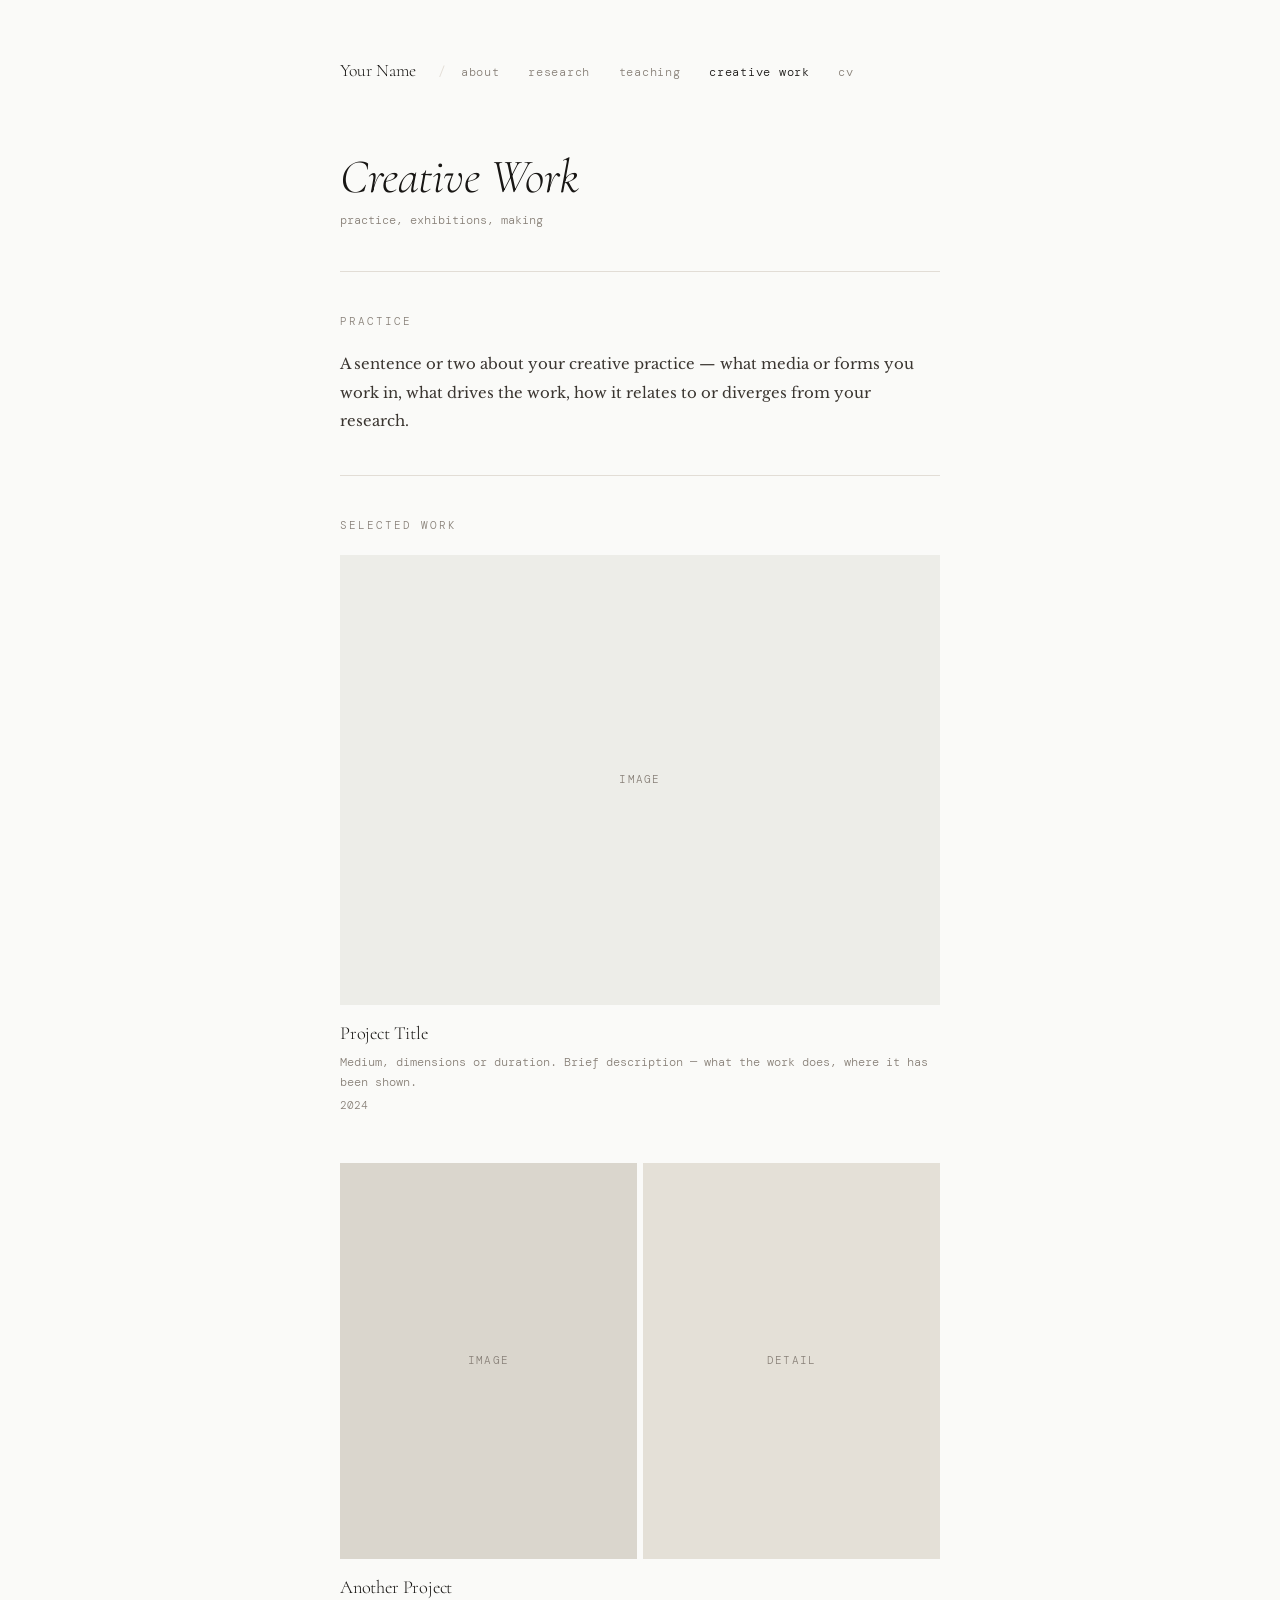
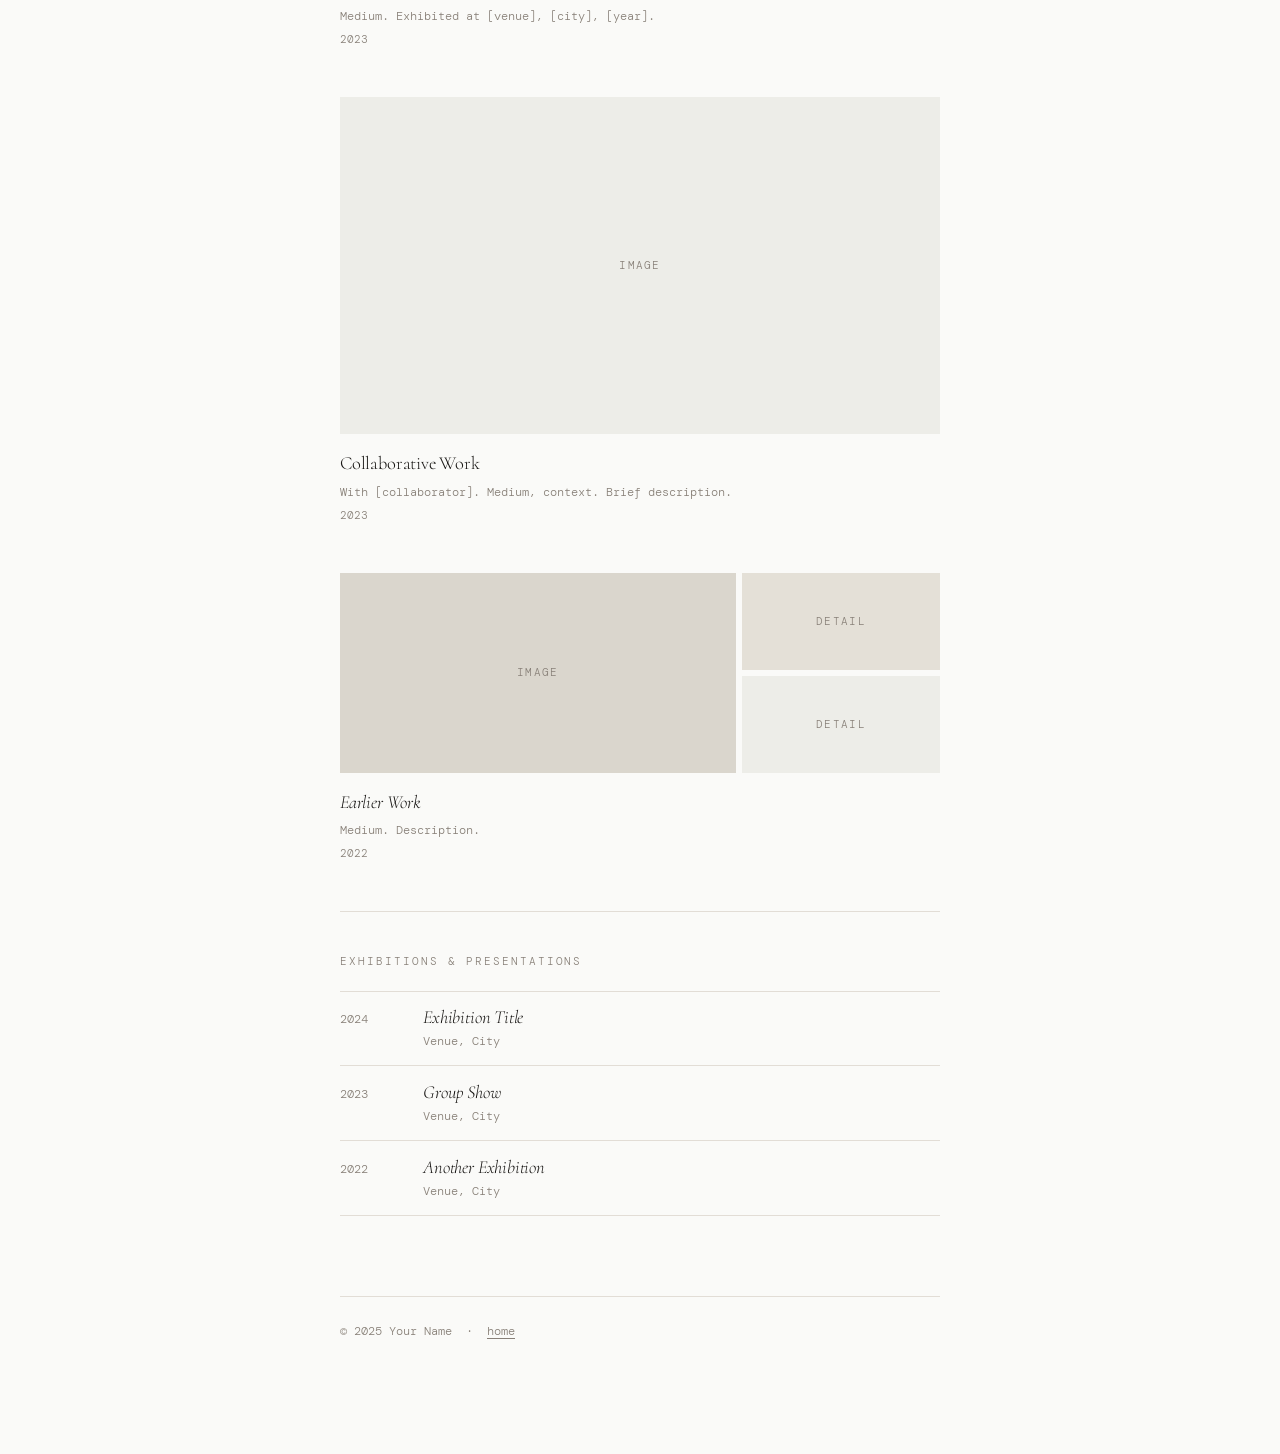
<file: creative.html>
<!DOCTYPE html>
<html lang="en">
<head>
  <meta charset="UTF-8"/>
  <meta name="viewport" content="width=device-width, initial-scale=1.0"/>
  <title>Creative Work — Your Name</title>
  <link rel="preconnect" href="https://fonts.googleapis.com">
  <link rel="preconnect" href="https://fonts.gstatic.com" crossorigin>
  <link href="https://fonts.googleapis.com/css2?family=Cormorant:ital,wght@0,300;0,400;1,300;1,400&family=Libre+Baskerville:ital@0;1&family=DM+Mono:ital,wght@0,300;0,400;1,300&display=swap" rel="stylesheet">
  <link rel="stylesheet" href="style.css">
  <style>
    .work-piece { margin-bottom: 3rem; }

    .work-imgs { display: grid; gap: 0.4rem; margin-bottom: 0.8rem; }
    .work-imgs.single { grid-template-columns: 1fr; }
    .work-imgs.pair   { grid-template-columns: 1fr 1fr; }
    .work-imgs.trio   { grid-template-columns: 2fr 1fr; grid-template-rows: 1fr 1fr; }
    .work-imgs.trio .img-block:first-child { grid-row: 1 / 3; }
    .work-imgs .img-block { margin: 0; }

    .work-name {
      font-family: 'Cormorant', serif;
      font-weight: 300;
      font-size: 1.15rem;
      letter-spacing: -0.01em;
      margin-bottom: 0.2rem;
    }
    .work-name em { font-style: italic; }

    .work-desc {
      font-size: 12px;
      color: var(--mid);
      line-height: 1.65;
    }

    .work-year {
      font-size: 11px;
      color: var(--mid);
      margin-top: 0.2rem;
    }
  </style>
</head>
<body>

  <nav class="site-nav">
    <a href="index.html" class="home">Your Name</a>
    <span class="sep">&nbsp;/</span>
    <ul class="links">
      <li><a href="about.html">about</a></li>
      <li><a href="research.html">research</a></li>
      <li><a href="teaching.html">teaching</a></li>
      <li><a href="creative.html" class="active">creative work</a></li>
      <li><a href="cv.html">cv</a></li>
    </ul>
  </nav>

  <h1 class="page-title"><em>Creative Work</em></h1>
  <p class="page-sub">practice, exhibitions, making</p>

  <hr>

  <!-- STATEMENT -->
  <section style="margin-bottom: 2rem;">
    <p class="s-label">practice</p>
    <div class="prose">
      <p>
        A sentence or two about your creative practice — what media or forms you work in, what drives the work, how it relates to or diverges from your research.
      </p>
    </div>
  </section>

  <hr>

  <!-- WORK -->
  <section style="margin-bottom: 2rem;">
    <p class="s-label">selected work</p>

    <!-- Single image -->
    <div class="work-piece">
      <div class="work-imgs single">
        <div class="img-block" style="aspect-ratio: 4/3;">
          <!-- <img src="images/project-1.jpg" alt="Project Title"> -->
          <span>image</span>
        </div>
      </div>
      <p class="work-name">Project Title</p>
      <p class="work-desc">Medium, dimensions or duration. Brief description — what the work does, where it has been shown.</p>
      <p class="work-year">2024</p>
    </div>

    <!-- Two images side by side -->
    <div class="work-piece">
      <div class="work-imgs pair">
        <div class="img-block" style="aspect-ratio: 3/4; background: #DAD6CD;">
          <!-- <img src="images/project-2a.jpg" alt="..."> -->
          <span>image</span>
        </div>
        <div class="img-block" style="aspect-ratio: 3/4; background: #E4E0D7;">
          <!-- <img src="images/project-2b.jpg" alt="detail"> -->
          <span>detail</span>
        </div>
      </div>
      <p class="work-name">Another Project</p>
      <p class="work-desc">Medium. Exhibited at [venue], [city], [year].</p>
      <p class="work-year">2023</p>
    </div>

    <!-- Single wide -->
    <div class="work-piece">
      <div class="work-imgs single">
        <div class="img-block" style="aspect-ratio: 16/9; background: #EDEDE8;">
          <!-- <img src="images/project-3.jpg" alt="..."> -->
          <span>image</span>
        </div>
      </div>
      <p class="work-name">Collaborative Work</p>
      <p class="work-desc">With [collaborator]. Medium, context. Brief description.</p>
      <p class="work-year">2023</p>
    </div>

    <!-- Trio layout -->
    <div class="work-piece">
      <div class="work-imgs trio">
        <div class="img-block" style="min-height: 200px; background: #DAD6CD;">
          <!-- <img src="images/project-4a.jpg" alt="..."> -->
          <span>image</span>
        </div>
        <div class="img-block" style="background: #E4E0D7;">
          <!-- <img src="images/project-4b.jpg" alt="..."> -->
          <span>detail</span>
        </div>
        <div class="img-block" style="background: #EDEDE8;">
          <!-- <img src="images/project-4c.jpg" alt="..."> -->
          <span>detail</span>
        </div>
      </div>
      <p class="work-name"><em>Earlier Work</em></p>
      <p class="work-desc">Medium. Description.</p>
      <p class="work-year">2022</p>
    </div>

  </section>

  <hr>

  <!-- EXHIBITIONS -->
  <section>
    <p class="s-label">exhibitions &amp; presentations</p>
    <ul class="entry-list">
      <li class="entry">
        <span class="e-year">2024</span>
        <div>
          <div class="e-title"><em>Exhibition Title</em></div>
          <div class="e-sub">Venue, City</div>
        </div>
      </li>
      <li class="entry">
        <span class="e-year">2023</span>
        <div>
          <div class="e-title"><em>Group Show</em></div>
          <div class="e-sub">Venue, City</div>
        </div>
      </li>
      <li class="entry">
        <span class="e-year">2022</span>
        <div>
          <div class="e-title"><em>Another Exhibition</em></div>
          <div class="e-sub">Venue, City</div>
        </div>
      </li>
    </ul>
  </section>

  <footer class="site-footer">
    <p>© 2025 Your Name &nbsp;·&nbsp; <a href="index.html">home</a></p>
  </footer>

</body>
</html>
</file>
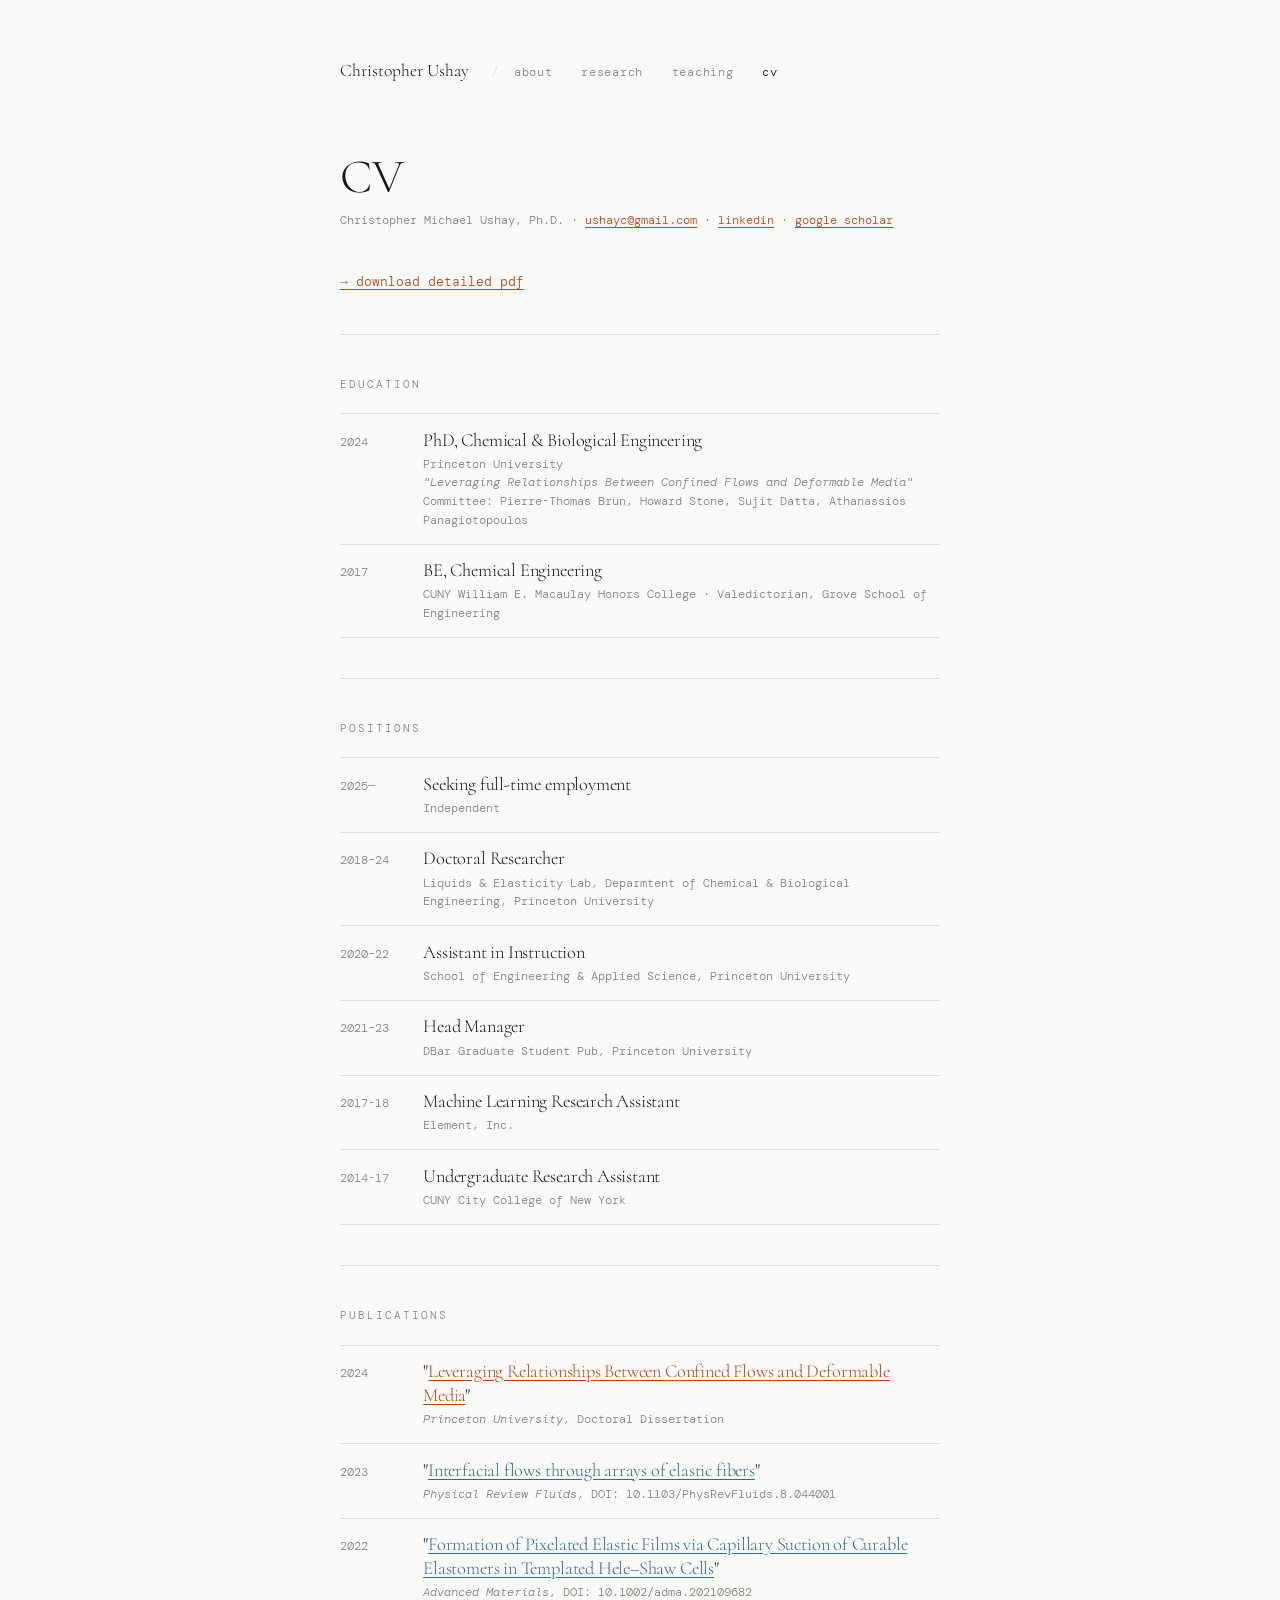
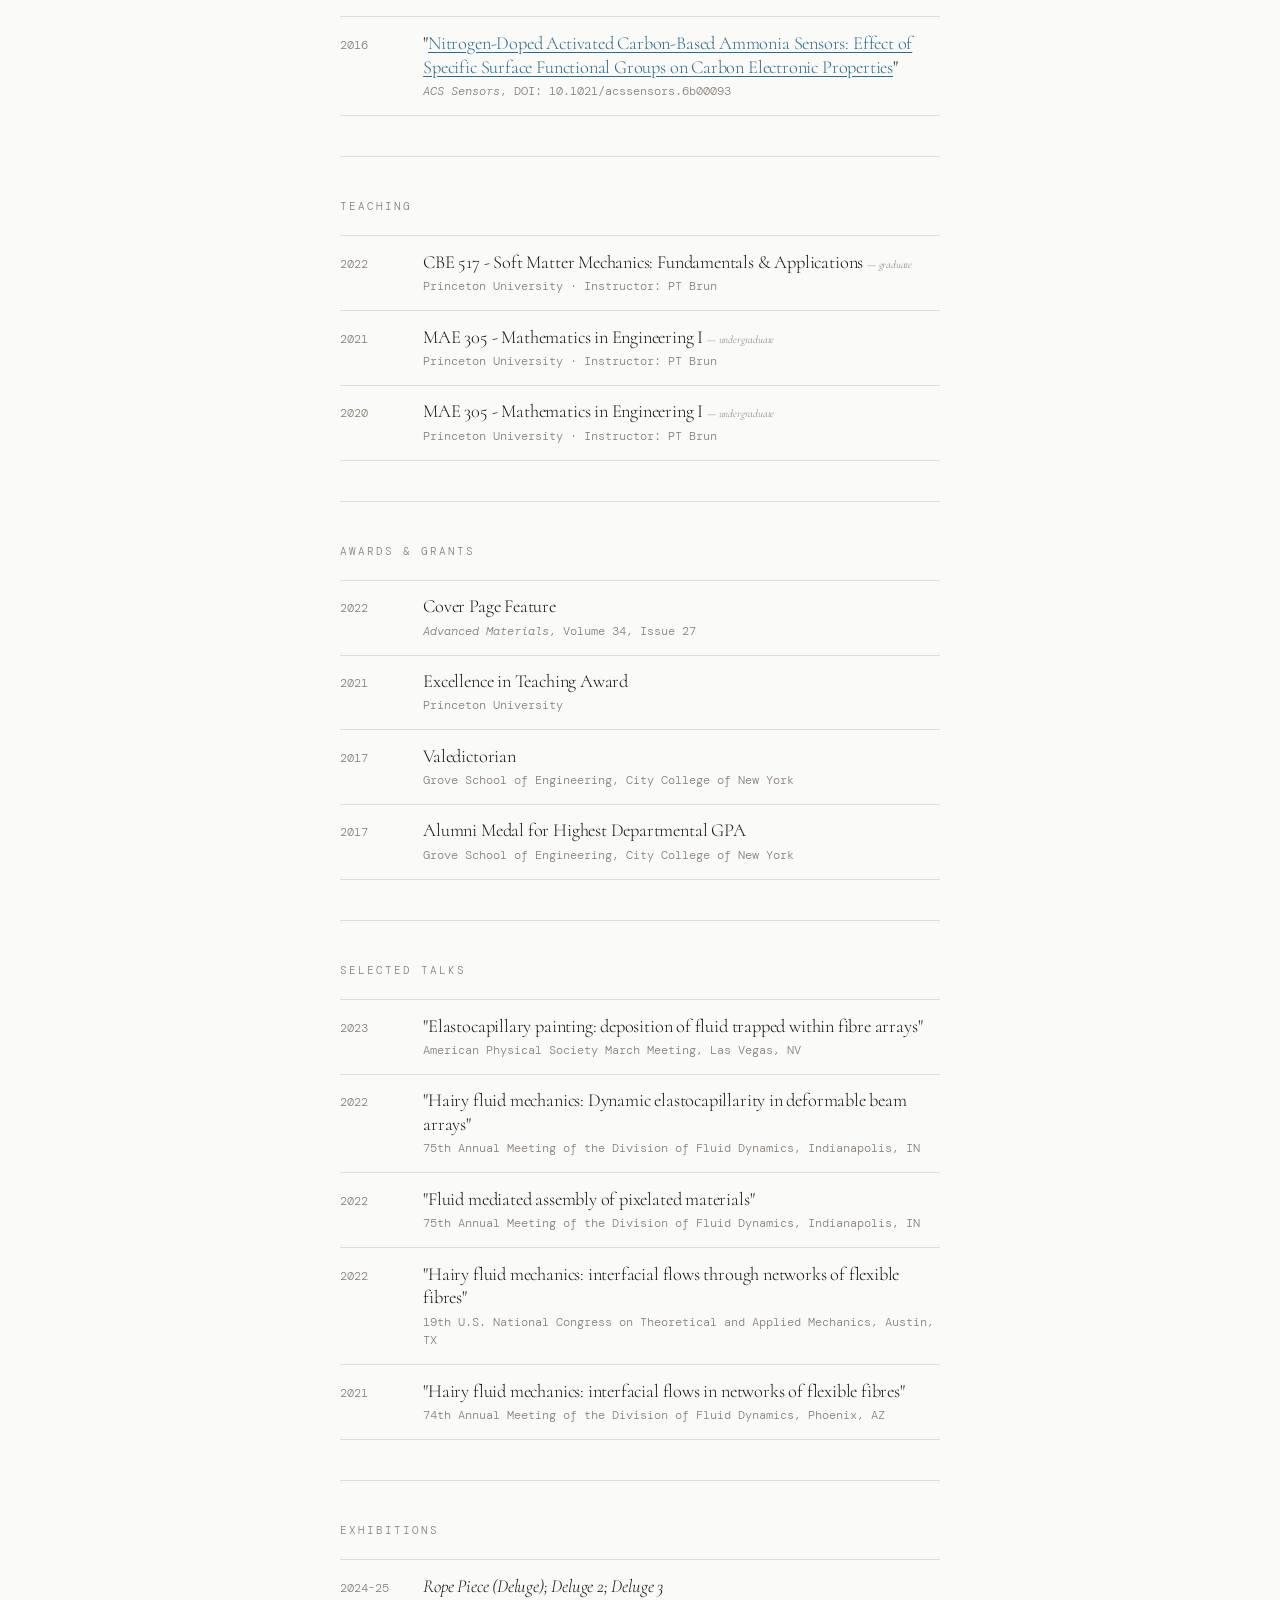
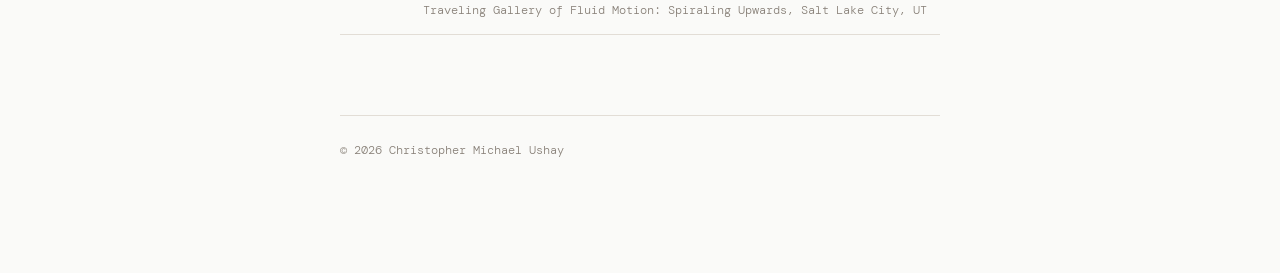
<file: cv.html>
<!DOCTYPE html>
<html lang="en">
<head>
  <meta charset="UTF-8"/>
  <meta name="viewport" content="width=device-width, initial-scale=1.0"/>
  <title>CV — Christopher Ushay</title>
  <link rel="preconnect" href="https://fonts.googleapis.com">
  <link rel="preconnect" href="https://fonts.gstatic.com" crossorigin>
  <link href="https://fonts.googleapis.com/css2?family=Cormorant:ital,wght@0,300;0,400;1,300;1,400&family=Libre+Baskerville:ital@0;1&family=DM+Mono:ital,wght@0,300;0,400;1,300&display=swap" rel="stylesheet">
  <link rel="stylesheet" href="style.css">
</head>
<body>

  <nav class="site-nav">
    <a href="index.html" class="home">Christopher Ushay</a>
    <span class="sep">&nbsp;/</span>
    <ul class="links">
      <li><a href="about.html">about</a></li>
      <li><a href="research.html">research</a></li>
      <li><a href="teaching.html">teaching</a></li>
      <!-- <li><a href="creative.html">creative work</a></li> -->
      <li><a href="cv.html" class="active">cv</a></li>
    </ul>
  </nav>

  <h1 class="page-title">CV</h1>
  <p class="page-sub">Christopher Michael Ushay, Ph.D. · <a href="mailto:ushayc@gmail.com">ushayc@gmail.com</a> · <a href="https://linkedin.com/in/christopherushay">linkedin</a> · <a href="https://scholar.google.com/citations?user=zEDX6jIAAAAJ&hl=en">google scholar</a></p>

  <p style="margin-bottom: 2.5rem; font-size: 13px;"><a href="Ushay_CV.pdf">→ download detailed pdf</a></p>

  <hr>

  <!-- EDUCATION -->
  <section style="margin-bottom: 2rem;">
    <p class="s-label">education</p>
    <ul class="entry-list">
      <li class="entry">
        <span class="e-year">2024</span>
        <div>
          <div class="e-title">PhD, Chemical & Biological Engineering</div>
          <div class="e-sub">Princeton University<br><em>"Leveraging Relationships Between Confined Flows and Deformable Media"</em><br>Committee: Pierre-Thomas Brun, Howard Stone, Sujit Datta, Athanassios Panagiotopoulos</div>
        </div>
      </li>
      <li class="entry">
        <span class="e-year">2017</span>
        <div>
          <div class="e-title">BE, Chemical Engineering</div>
          <div class="e-sub">CUNY William E. Macaulay Honors College · Valedictorian, Grove School of Engineering</div>
        </div>
      </li>
    </ul>
  </section>

  <hr>

  <!-- POSITIONS -->
  <section style="margin-bottom: 2rem;">
    <p class="s-label">positions</p>
    <ul class="entry-list">
      <li class="entry">
        <span class="e-year">2025—</span>
        <div>
          <div class="e-title">Seeking full-time employment</div>
          <div class="e-sub">Independent</div>
        </div>
      </li>
      <li class="entry">
        <span class="e-year">2018–24</span>
        <div>
          <div class="e-title">Doctoral Researcher</div>
          <div class="e-sub">Liquids & Elasticity Lab, Deparmtent of Chemical & Biological Engineering, Princeton University</div>
        </div>
      </li>
      <li class="entry">
        <span class="e-year">2020–22</span>
        <div>
          <div class="e-title">Assistant in Instruction</div>
          <div class="e-sub">School of Engineering & Applied Science, Princeton University</div>
        </div>
      </li>
      <li class="entry">
        <span class="e-year">2021–23</span>
        <div>
          <div class="e-title">Head Manager</div>
          <div class="e-sub">DBar Graduate Student Pub, Princeton University</div>
        </div>
      </li>
      <li class="entry">
        <span class="e-year">2017-18</span>
        <div>
          <div class="e-title">Machine Learning Research Assistant</div>
          <div class="e-sub">Element, Inc.</div>
        </div>
      </li>
      <li class="entry">
        <span class="e-year">2014-17</span>
        <div>
          <div class="e-title">Undergraduate Research Assistant</div>
          <div class="e-sub">CUNY City College of New York</div>
        </div>
      </li>
    </ul>
  </section>

  <hr>

  <!-- PUBLICATIONS -->
  <section style="margin-bottom: 2rem;">
    <p class="s-label">publications</p>
    <ul class="entry-list">
      <li class="entry">
        <span class="e-year">2024</span>
        <div>
          <div class="e-title">"<a>Leveraging Relationships Between Confined Flows and Deformable Media</a>"</div>
          <div class="e-sub"><em>Princeton University</em>, Doctoral Dissertation</div>
        </div>
      </li>
      <li class="entry">
        <span class="e-year">2023</span>
        <div>
          <div class="e-title">"<a href="https://journals.aps.org/prfluids/abstract/10.1103/PhysRevFluids.8.044001" class="ext">Interfacial flows through arrays of elastic fibers</a>"</div>
          <div class="e-sub"><em>Physical Review Fluids</em>, DOI: 10.1103/PhysRevFluids.8.044001</div>
        </div>
      </li>
      <li class="entry">
        <span class="e-year">2022</span>
        <div>
          <div class="e-title">"<a href="https://advanced.onlinelibrary.wiley.com/doi/10.1002/adma.202109682" class="ext">Formation of Pixelated Elastic Films via Capillary Suction of Curable Elastomers in Templated Hele–Shaw Cells</a>"</div>
          <div class="e-sub"><em>Advanced Materials</em>, DOI: 10.1002/adma.202109682</div>
        </div>
      </li>
      <li class="entry">
        <span class="e-year">2016</span>
        <div>
          <div class="e-title">"<a href="https://pubs.acs.org/doi/10.1021/acssensors.6b00093" class="ext">Nitrogen-Doped Activated Carbon-Based Ammonia Sensors: Effect of Specific Surface Functional Groups on Carbon Electronic Properties</a>"</div>
          <div class="e-sub"><em>ACS Sensors</em>, DOI: 10.1021/acssensors.6b00093</div>
        </div>
      </li>
    </ul>
  </section>

  <hr>

  <!-- TEACHING -->
  <section style="margin-bottom: 2rem;">
    <p class="s-label">teaching</p>
    <ul class="entry-list">
      <li class="entry">
        <span class="e-year">2022</span>
        <div>
          <div class="e-title">CBE 517 - Soft Matter Mechanics: Fundamentals & Applications <span class="e-tag">— graduate</span></div>
          <div class="e-sub">Princeton University · Instructor: PT Brun</div>
        </div>
      </li>
      <li class="entry">
        <span class="e-year">2021</span>
        <div>
          <div class="e-title">MAE 305 - Mathematics in Engineering I <span class="e-tag">— undergraduate</span></div>
          <div class="e-sub">Princeton University · Instructor: PT Brun</div>
        </div>
      </li>
      <li class="entry">
        <span class="e-year">2020</span>
        <div>
          <div class="e-title">MAE 305 - Mathematics in Engineering I <span class="e-tag">— undergraduate</span></div>
          <div class="e-sub">Princeton University · Instructor: PT Brun</div>
        </div>
      </li>
    </ul>
  </section>

  <hr>

  <!-- AWARDS -->
  <section style="margin-bottom: 2rem;">
    <p class="s-label">awards &amp; grants</p>
    <ul class="entry-list">
      <li class="entry">
        <span class="e-year">2022</span>
        <div>
          <div class="e-title">Cover Page Feature</div>
          <div class="e-sub"><i>Advanced Materials</i>, Volume 34, Issue 27</div>
        </div>
      </li>
      
      <li class="entry">
        <span class="e-year">2021</span>
        <div>
          <div class="e-title">Excellence in Teaching Award</div>
          <div class="e-sub">Princeton University</div>
        </div>
      </li>
     
      <li class="entry">
        <span class="e-year">2017</span>
        <div>
          <div class="e-title">Valedictorian</div>
          <div class="e-sub">Grove School of Engineering, City College of New York</div>
        </div>
      </li>
      
      <li class="entry">
        <span class="e-year">2017</span>
        <div>
          <div class="e-title">Alumni Medal for Highest Departmental GPA</div>
          <div class="e-sub">Grove School of Engineering, City College of New York</div>
        </div>
      </li>
    </ul>
  </section>

  <hr>

  <!-- TALKS -->
  <section style="margin-bottom: 2rem;">
    <p class="s-label">selected talks</p>
    <ul class="entry-list">

        <li class="entry">
        <span class="e-year">2023</span>
        <div>
          <div class="e-title">"Elastocapillary painting: deposition of fluid trapped within fibre arrays"</div>
          <div class="e-sub">American Physical Society March Meeting, Las Vegas, NV</div>
        </div>
      </li>

      <li class="entry">
        <span class="e-year">2022</span>
        <div>
          <div class="e-title">"Hairy fluid mechanics: Dynamic elastocapillarity in deformable beam arrays"</div>
          <div class="e-sub">75th Annual Meeting of the Division of Fluid Dynamics, Indianapolis, IN</div>
        </div>
      </li>

      <li class="entry">
        <span class="e-year">2022</span>
        <div>
          <div class="e-title">"Fluid mediated assembly of pixelated materials"</div>
          <div class="e-sub">75th Annual Meeting of the Division of Fluid Dynamics, Indianapolis, IN</div>
        </div>
      </li>

      <li class="entry">
        <span class="e-year">2022</span>
        <div>
          <div class="e-title">"Hairy fluid mechanics: interfacial flows through networks of flexible fibres"</div>
          <div class="e-sub">19th U.S. National Congress on Theoretical and Applied Mechanics, Austin, TX</div>
        </div>
      </li>

      <li class="entry">
        <span class="e-year">2021</span>
        <div>
          <div class="e-title">"Hairy fluid mechanics: interfacial flows in networks of flexible fibres"</div>
          <div class="e-sub">74th Annual Meeting of the Division of Fluid Dynamics, Phoenix, AZ</div>
        </div>
      </li>
    </ul>
  </section>

  <hr>

  <!-- EXHIBITIONS -->
  <section>
    <p class="s-label">exhibitions</p>
    <ul class="entry-list">
      <li class="entry">
        <span class="e-year">2024-25</span>
        <div>
          <div class="e-title"><em>Rope Piece (Deluge); Deluge 2; Deluge 3</em></div>
          <div class="e-sub">Traveling Gallery of Fluid Motion: Spiraling Upwards, Salt Lake City, UT</div>
        </div>
      </li>
  </section>

  <footer class="site-footer">
    <p>© 2026 Christopher Michael Ushay</p>
  </footer>

</body>
</html>
</file>
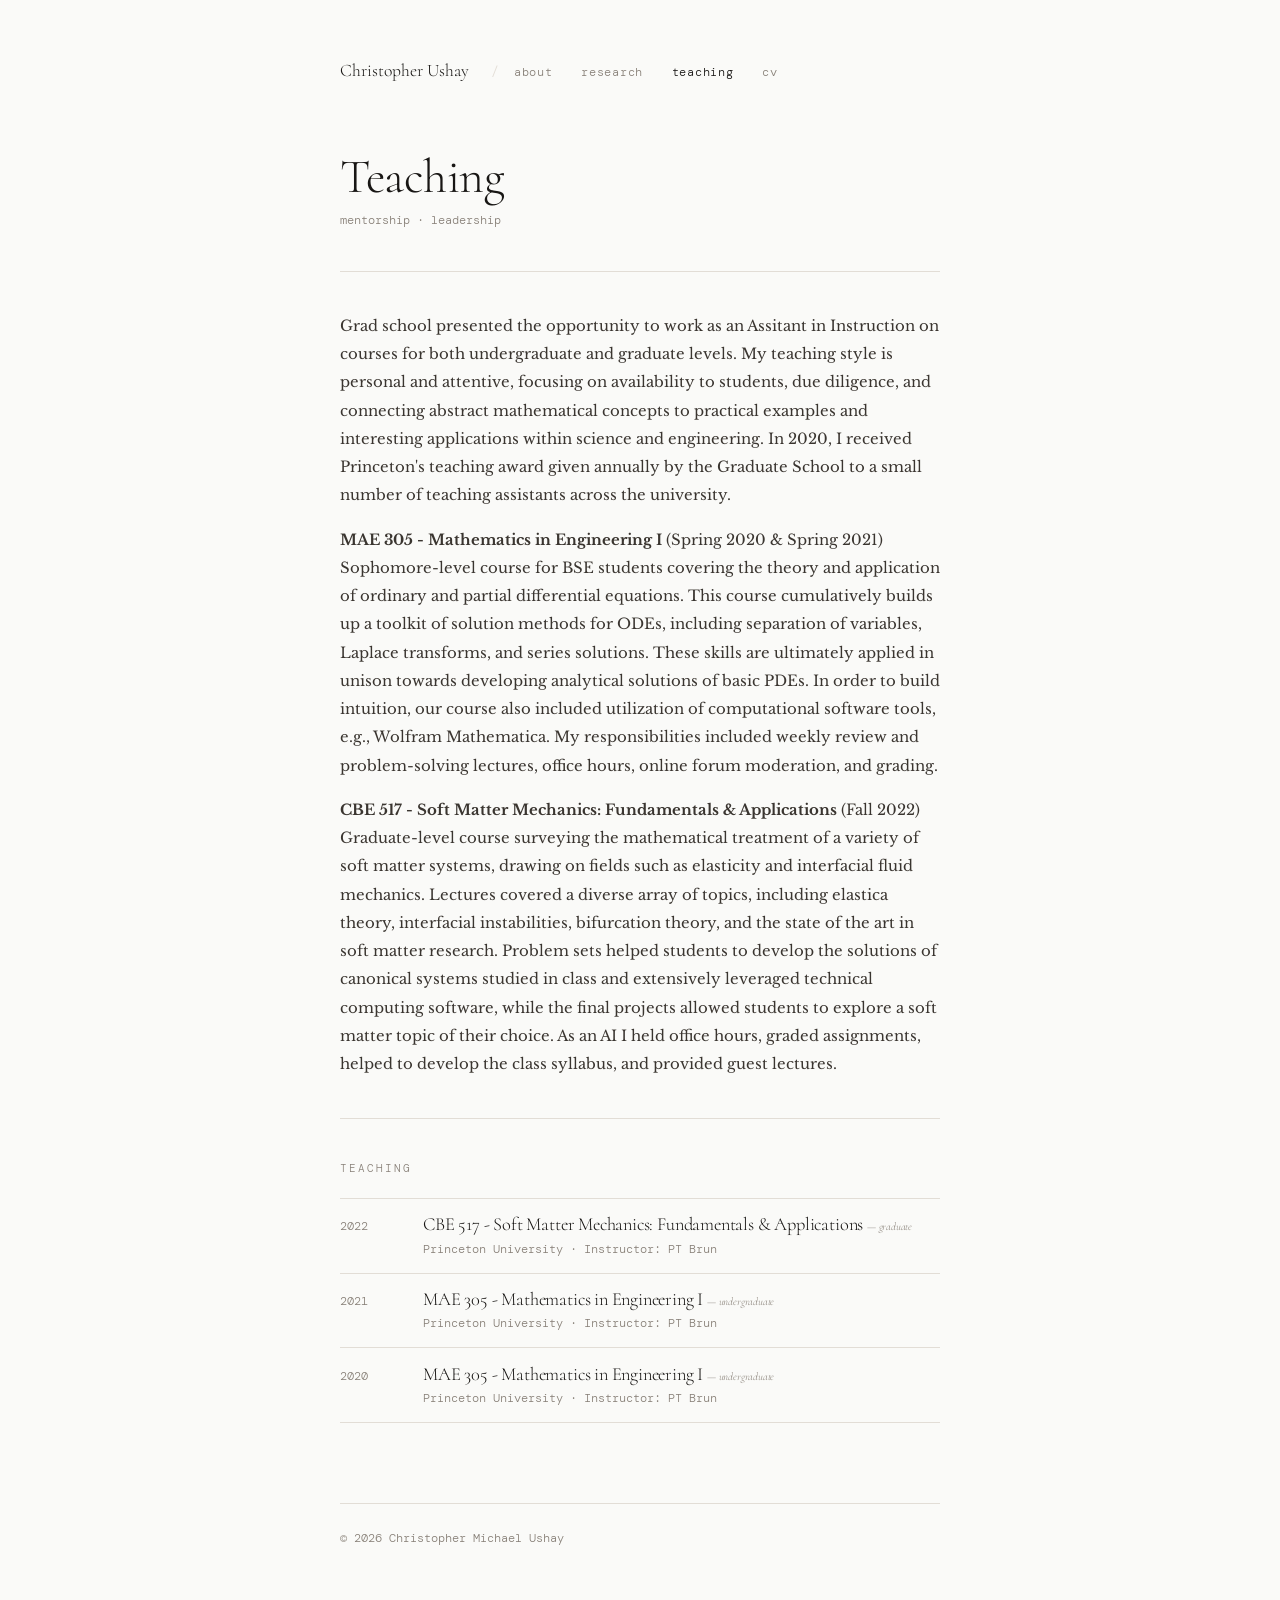
<file: teaching.html>
<!DOCTYPE html>
<html lang="en">
<head>
  <meta charset="UTF-8"/>
  <meta name="viewport" content="width=device-width, initial-scale=1.0"/>
  <title>Teaching — Christopher Ushay</title>
  <link rel="preconnect" href="https://fonts.googleapis.com">
  <link rel="preconnect" href="https://fonts.gstatic.com" crossorigin>
  <link href="https://fonts.googleapis.com/css2?family=Cormorant:ital,wght@0,300;0,400;1,300;1,400&family=Libre+Baskerville:ital@0;1&family=DM+Mono:ital,wght@0,300;0,400;1,300&display=swap" rel="stylesheet">
  <link rel="stylesheet" href="style.css">
</head>
<body>

  <nav class="site-nav">
    <a href="index.html" class="home">Christopher Ushay</a>
    <span class="sep">&nbsp;/</span>
    <ul class="links">
      <li><a href="about.html">about</a></li>
      <li><a href="research.html">research</a></li>
      <li><a href="teaching.html" class="active">teaching</a></li>
      <!-- <li><a href="creative.html">creative work</a></li> -->
      <li><a href="cv.html">cv</a></li>
    </ul>
  </nav>

  <h1 class="page-title">Teaching</h1>
  <p class="page-sub">mentorship · leadership</p>

  <hr>

  <!-- STATEMENT -->
  <section style="margin-bottom: 2rem;">
    <div class="prose">
      <p>
  Grad school presented the opportunity to work as an Assitant in Instruction on courses for both undergraduate and graduate levels. My teaching style is personal and attentive, focusing on availability to students, due diligence, and connecting abstract mathematical concepts to practical examples and interesting applications within science and engineering. In 2020, I received Princeton's teaching award given annually by the Graduate School to a small number of teaching assistants across the university.
      </p>
      <p>
  <b>MAE 305 - Mathematics in Engineering I</b> (Spring 2020 & Spring 2021)<br>Sophomore-level course for BSE students covering the theory and application of ordinary and partial differential equations. This course cumulatively builds up a toolkit of solution methods for ODEs, including separation of variables, Laplace transforms, and series solutions. These skills are ultimately applied in unison towards developing analytical solutions of basic PDEs. In order to build intuition, our course also included utilization of computational software tools, e.g., Wolfram Mathematica. My responsibilities included weekly review and problem-solving lectures, office hours, online forum moderation, and grading.      
    </p>
    <p>
  <b>CBE 517 - Soft Matter Mechanics: Fundamentals & Applications</b> (Fall 2022)<br>Graduate-level course surveying the mathematical treatment of a variety of soft matter systems, drawing on fields such as elasticity and interfacial fluid mechanics. Lectures covered a diverse array of topics, including elastica theory, interfacial instabilities, bifurcation theory, and the state of the art in soft matter research. Problem sets helped students to develop the solutions of canonical systems studied in class and extensively leveraged technical computing software, while the final projects allowed students to explore a soft matter topic of their choice. As an AI I held office hours, graded assignments, helped to develop the class syllabus, and provided guest lectures.
    </p>
    </div>
  </section>

  <hr>

  <!-- COURSES -->
  <section style="margin-bottom: 2rem;">
    <p class="s-label">teaching</p>
    <ul class="entry-list">
      <li class="entry">
        <span class="e-year">2022</span>
        <div>
          <div class="e-title">CBE 517 - Soft Matter Mechanics: Fundamentals & Applications <span class="e-tag">— graduate</span></div>
          <div class="e-sub">Princeton University · Instructor: PT Brun</div>
        </div>
      </li>
      <li class="entry">
        <span class="e-year">2021</span>
        <div>
          <div class="e-title">MAE 305 - Mathematics in Engineering I <span class="e-tag">— undergraduate</span></div>
          <div class="e-sub">Princeton University · Instructor: PT Brun</div>
        </div>
      </li>
      <li class="entry">
        <span class="e-year">2020</span>
        <div>
          <div class="e-title">MAE 305 - Mathematics in Engineering I <span class="e-tag">— undergraduate</span></div>
          <div class="e-sub">Princeton University · Instructor: PT Brun</div>
        </div>
      </li>
    </ul>
  </section>

  <footer class="site-footer">
    <p>© 2026 Christopher Michael Ushay</p>
  </footer>

</body>
</html>
</file>
<file: style.css>
/* ── RESET ── */
*, *::before, *::after { box-sizing: border-box; margin: 0; padding: 0; }

/* ── TOKENS ── */
:root {
  --bg:       #FAFAF8;
  --ink:      #181614;
  --mid:      #888078;
  --rule:     #E2DDD6;
  --accent:   #B5451B;   /* rust — internal links */
  --ext:      #2D6A8F;   /* slate — external links */
  --visited:  #7A3A6E;   /* plum — visited */
  --max:      680px;
}

html { scroll-behavior: smooth; }

body {
  background: var(--bg);
  color: var(--ink);
  font-family: 'DM Mono', monospace;
  font-weight: 300;
  font-size: 14px;
  line-height: 1.75;
  padding: 3.5rem 2.5rem 7rem;
  max-width: var(--max);
  margin: 0 auto;
}

/* ── LINKS ── */
a             { color: var(--accent); text-decoration: underline; text-underline-offset: 3px; }
a:visited     { color: var(--visited); }
a:hover       { text-decoration: none; }
a.ext         { color: var(--ext); }
a.ext:visited { color: var(--visited); }

/* ── SITE NAV ── */
.site-nav {
  display: flex;
  align-items: baseline;
  flex-wrap: wrap;
  gap: 0 0.3rem;
  margin-bottom: 4rem;
  font-size: 13px;
}

.site-nav .home {
  font-family: 'Cormorant', serif;
  font-weight: 300;
  font-size: 1.1rem;
  color: var(--ink);
  text-decoration: none;
  margin-right: 0.6rem;
}
.site-nav .home:hover { text-decoration: underline; }

.site-nav .sep   { color: var(--rule); }
.site-nav .links { display: flex; gap: 0 1.8rem; list-style: none; margin-left: 0.6rem; flex-wrap: wrap; }
.site-nav .links a { color: var(--mid); text-decoration: none; font-size: 12px; letter-spacing: 0.06em; }
.site-nav .links a:hover { color: var(--ink); }
.site-nav .links a.active { color: var(--ink); }

/* ── HR ── */
hr { border: none; border-top: 1px solid var(--rule); margin: 2.5rem 0; }

/* ── SECTION LABEL ── */
.s-label {
  font-size: 11px;
  letter-spacing: 0.18em;
  text-transform: uppercase;
  color: var(--mid);
  margin-bottom: 1.2rem;
}

/* ── PAGE TITLE ── */
.page-title {
  font-family: 'Cormorant', serif;
  font-weight: 300;
  font-size: clamp(2rem, 5vw, 3rem);
  line-height: 1.1;
  letter-spacing: -0.01em;
  margin-bottom: 0.4rem;
}
.page-title em { font-style: italic; }

.page-sub {
  font-size: 12px;
  color: var(--mid);
  margin-bottom: 2.5rem;
}

/* ── PROSE ── */
.prose p {
  font-family: 'Libre Baskerville', serif;
  font-size: 0.93rem;
  line-height: 1.9;
  color: #3A3530;
  margin-bottom: 1rem;
}
.prose p:last-child { margin-bottom: 0; }
.prose em { font-style: italic; }

/* ── ENTRY LIST ── */
.entry-list { list-style: none; }

.entry {
  display: grid;
  grid-template-columns: 3.8rem 1fr;
  gap: 0 1.4rem;
  padding: 0.9rem 0;
  border-bottom: 1px solid var(--rule);
  font-size: 13px;
  align-items: baseline;
}
.entry:first-child { border-top: 1px solid var(--rule); }

.e-year { color: var(--mid); font-size: 12px; padding-top: 0.15rem; }
.e-title {
  font-family: 'Cormorant', serif;
  font-weight: 300;
  font-size: 1.15rem;
  line-height: 1.3;
  letter-spacing: -0.01em;
  margin-bottom: 0.15rem;
}
.e-title em { font-style: italic; }
.e-sub  { font-size: 12px; color: var(--mid); line-height: 1.55; }
.e-tag  { font-size: 11px; color: var(--mid); font-style: italic; }

/* ── IMAGE BLOCK ── */
.img-block {
  width: 100%;
  background: #EDEDE8;
  display: flex;
  align-items: center;
  justify-content: center;
  overflow: hidden;
}
.img-block img   { width: 100%; height: 100%; object-fit: cover; display: block; }
.img-block span  { font-size: 11px; letter-spacing: 0.12em; text-transform: uppercase; color: var(--mid); }

.img-caption {
  font-size: 11px;
  color: var(--mid);
  margin-top: 0.5rem;
  margin-bottom: 1.5rem;
}

/* ── ARROW LINK ── */
.arrow { font-size: 13px; }
.arrow::before { content: '→ '; color: var(--mid); }

/* ── CONTACT LIST ── */
.contact-list { list-style: none; font-size: 13px; }
.contact-list li { padding: 0.35rem 0; border-bottom: 1px solid var(--rule); }
.contact-list li:first-child { border-top: 1px solid var(--rule); }
.contact-list li::before { content: '→ '; color: var(--mid); }

/* ── FOOTER ── */
.site-footer {
  margin-top: 5rem;
  font-size: 12px;
  color: var(--mid);
  border-top: 1px solid var(--rule);
  padding-top: 1.5rem;
}
.site-footer a { color: var(--mid); }

/* ── RESPONSIVE ── */
@media (max-width: 600px) {
  body { padding: 2rem 1.4rem 5rem; }
  .site-nav { margin-bottom: 2.5rem; }
}
</file>
